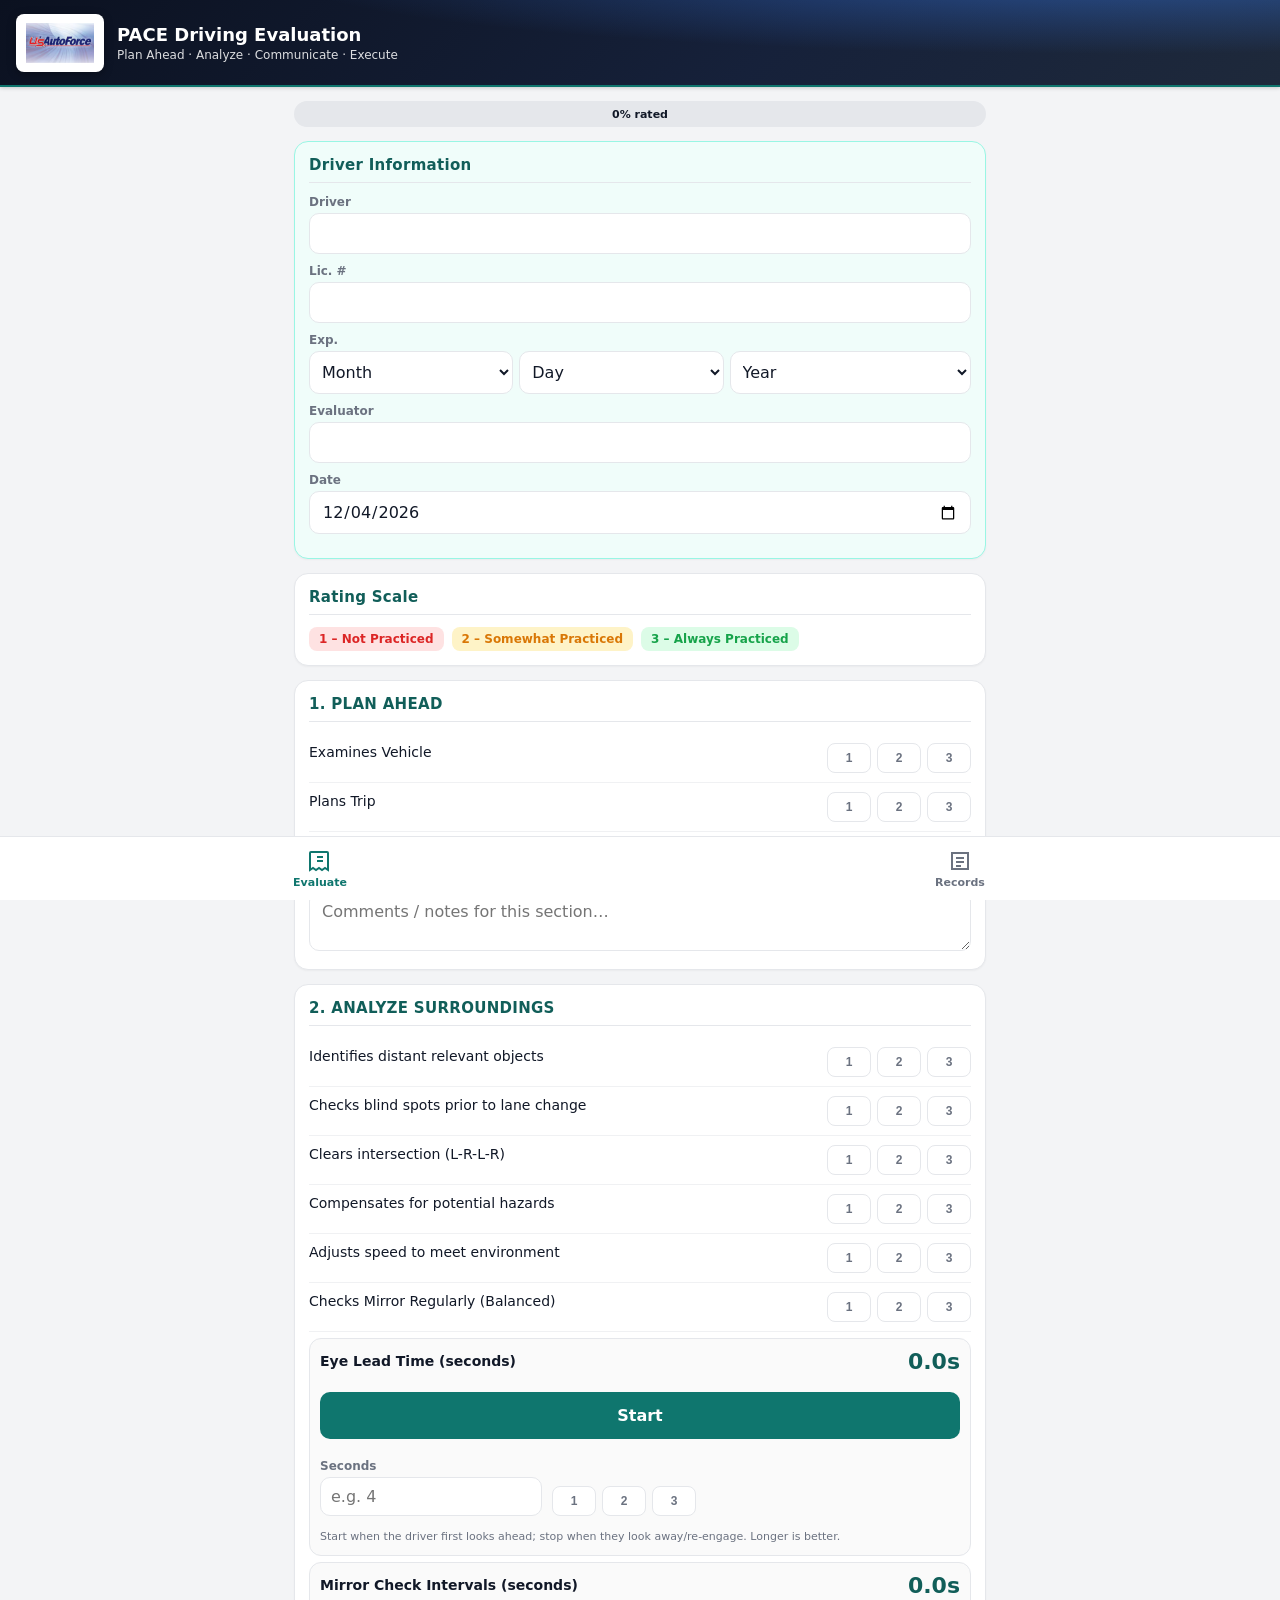
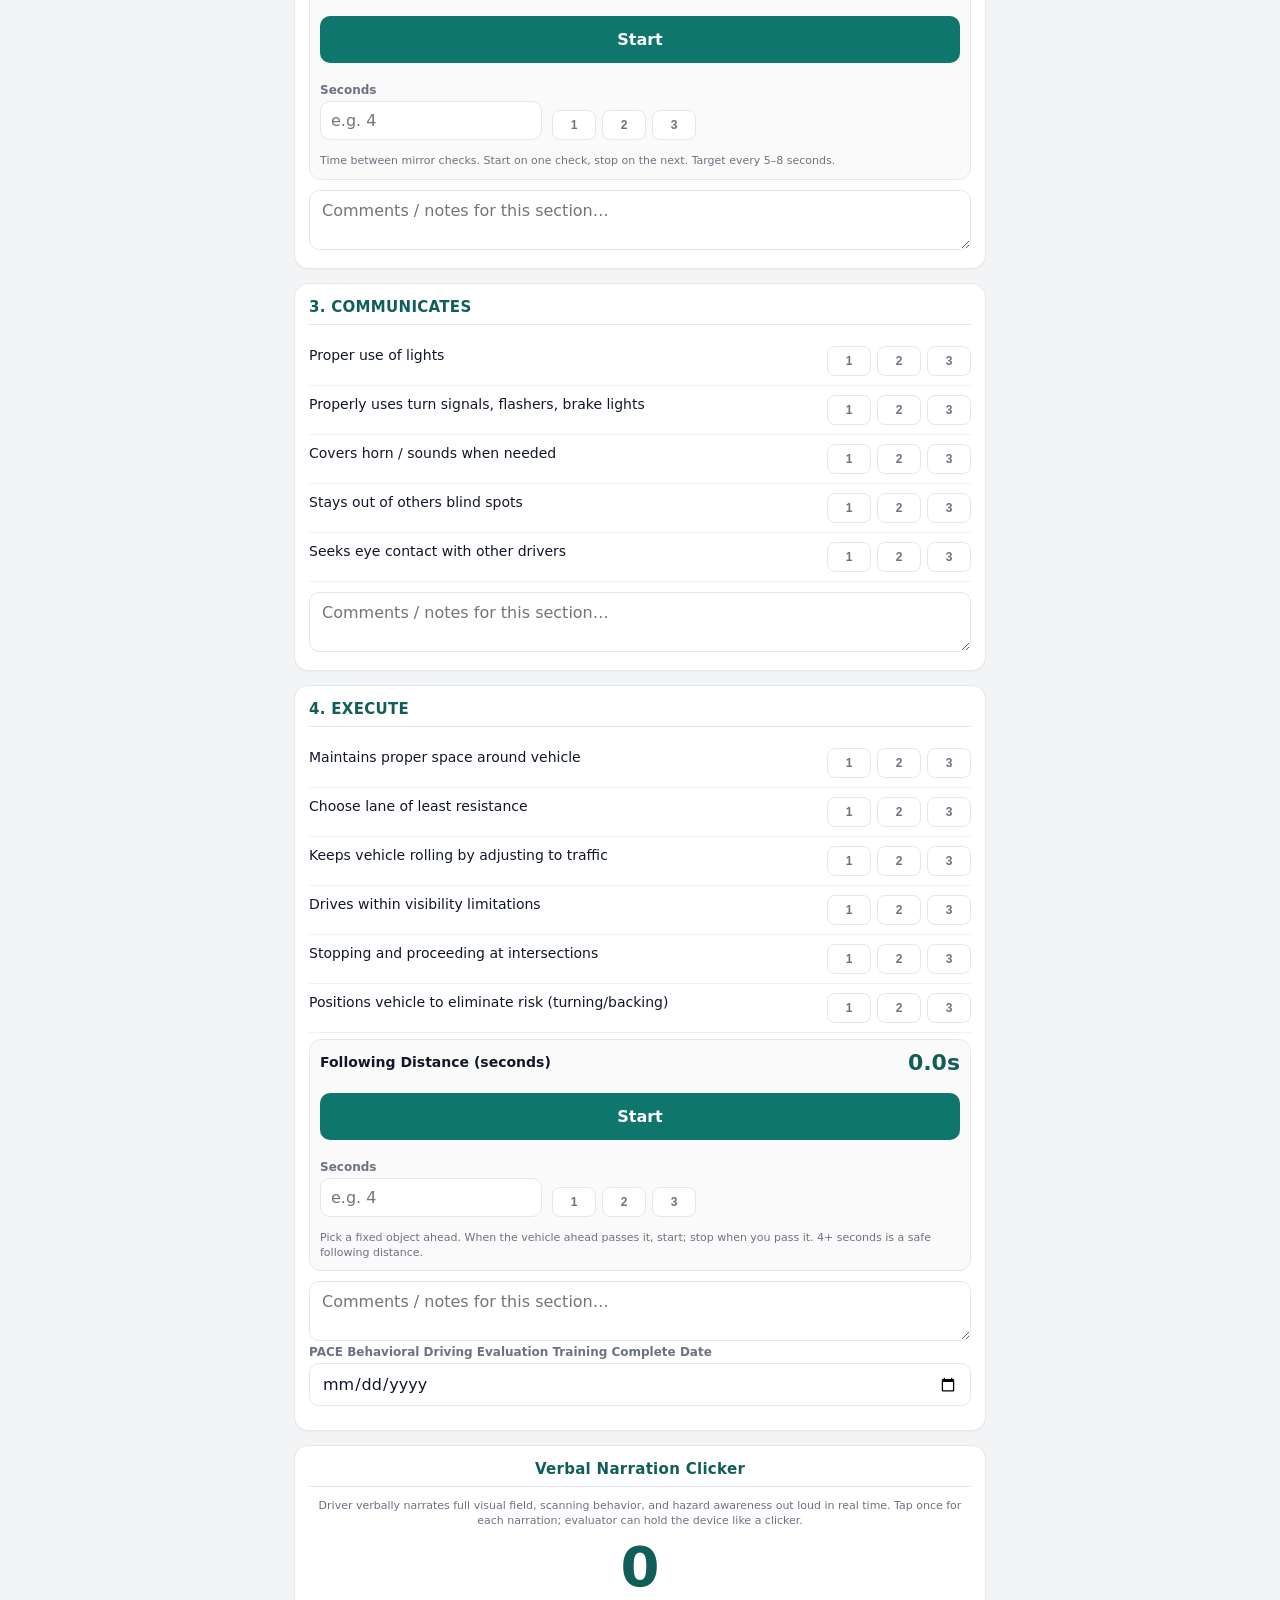
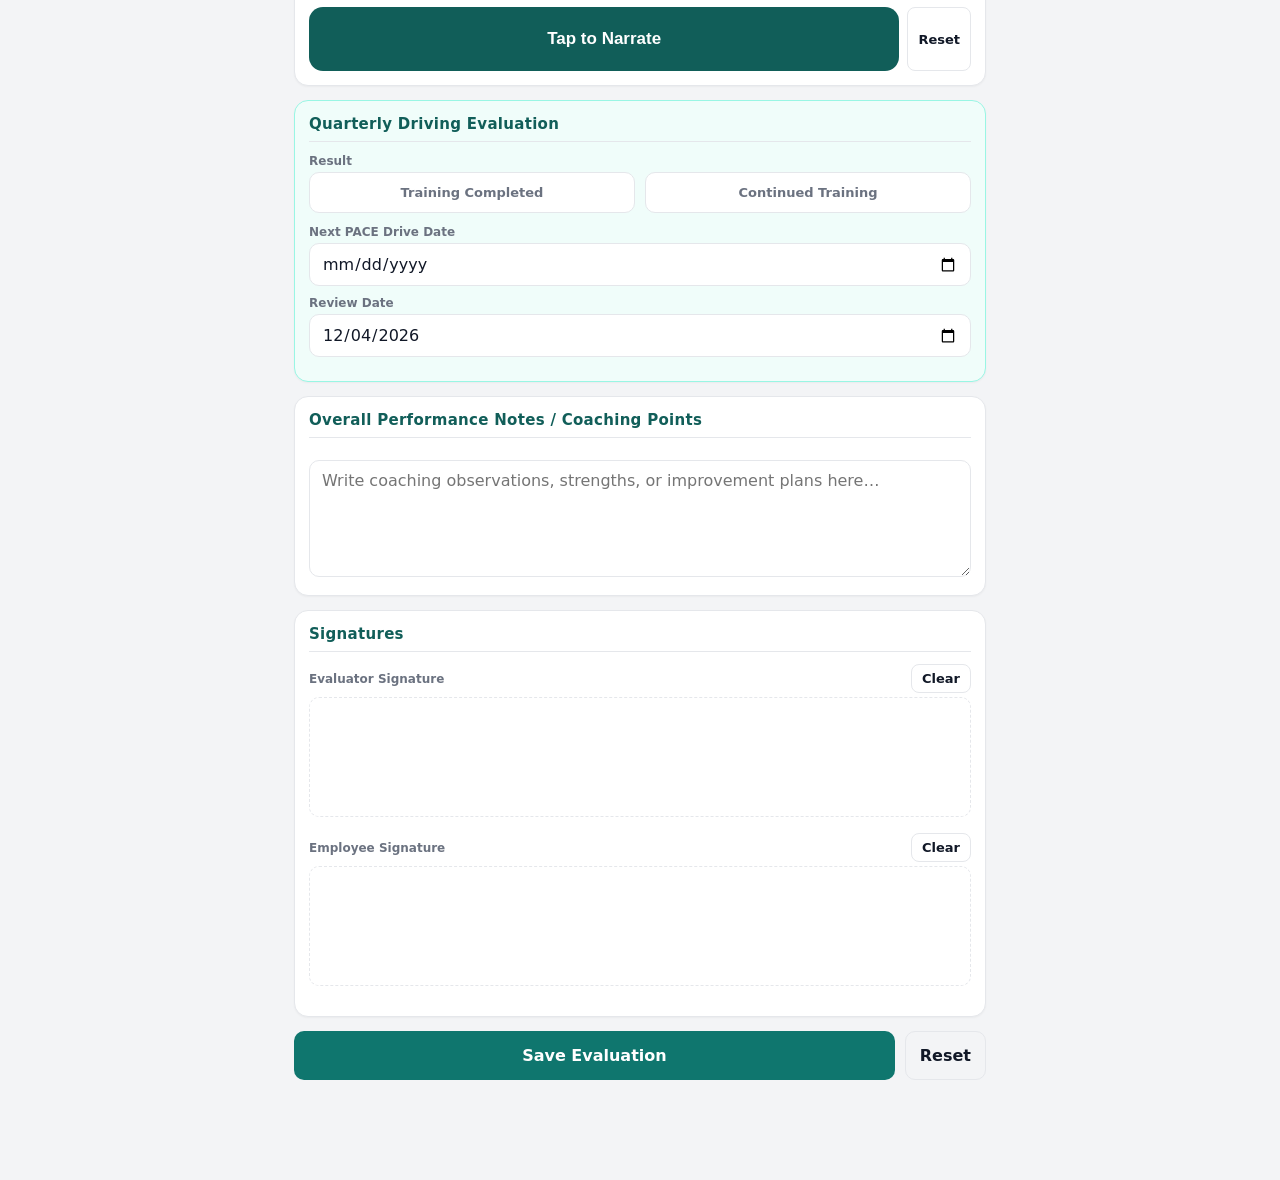
<file: index.html>
<!DOCTYPE html>
<html lang="en">
<head>
<meta charset="UTF-8">
<meta name="viewport" content="width=device-width, initial-scale=1, viewport-fit=cover">
<meta name="theme-color" content="#0f766e">
<meta name="description" content="U.S. AutoForce PACE Driving Evaluation - mobile ride-along form with built-in timers for eye lead, mirror intervals and following distance">
<meta name="mobile-web-app-capable" content="yes">
<meta name="apple-mobile-web-app-capable" content="yes">
<meta name="apple-mobile-web-app-status-bar-style" content="black-translucent">
<meta name="apple-mobile-web-app-title" content="PACE Eval">
<title>U.S. AutoForce &middot; PACE Driving Evaluation</title>
<link rel="apple-touch-startup-image" media="(device-width: 320px) and (device-height: 568px) and (-webkit-device-pixel-ratio: 2)" href="icons/splash/splash-640x1136.png">
<link rel="apple-touch-startup-image" media="(device-width: 375px) and (device-height: 667px) and (-webkit-device-pixel-ratio: 2)" href="icons/splash/splash-750x1334.png">
<link rel="apple-touch-startup-image" media="(device-width: 414px) and (device-height: 736px) and (-webkit-device-pixel-ratio: 3)" href="icons/splash/splash-1242x2208.png">
<link rel="apple-touch-startup-image" media="(device-width: 375px) and (device-height: 812px) and (-webkit-device-pixel-ratio: 3)" href="icons/splash/splash-1125x2436.png">
<link rel="apple-touch-startup-image" media="(device-width: 414px) and (device-height: 896px) and (-webkit-device-pixel-ratio: 2)" href="icons/splash/splash-828x1792.png">
<link rel="apple-touch-startup-image" media="(device-width: 390px) and (device-height: 844px) and (-webkit-device-pixel-ratio: 3)" href="icons/splash/splash-1170x2532.png">
<link rel="apple-touch-startup-image" media="(device-width: 428px) and (device-height: 926px) and (-webkit-device-pixel-ratio: 3)" href="icons/splash/splash-1284x2778.png">
<link rel="apple-touch-startup-image" media="(device-width: 393px) and (device-height: 852px) and (-webkit-device-pixel-ratio: 3)" href="icons/splash/splash-1290x2796.png">
<link rel="manifest" href="manifest.webmanifest">
<link rel="icon" href="icons/icon.svg" type="image/svg+xml">
<link rel="icon" href="icons/icon-192.png" type="image/png">
<link rel="apple-touch-icon" href="icons/icon-192.png">
<link rel="stylesheet" href="styles.css">
</head>
<body>
<header class="app-header">
  <div class="brand">
    <img src="icons/logo-tile.png" alt="U.S. AutoForce" class="brand-logo">
    <div>
      <h1>PACE Driving Evaluation</h1>
      <p>Plan Ahead &middot; Analyze &middot; Communicate &middot; Execute</p>
    </div>
  </div>
</header>

<main id="view" class="view">
  <!-- Evaluate / Records views rendered by app.js -->
</main>

<nav class="tabbar">
  <button class="tab active" data-view="evaluate" aria-label="Evaluate">
    <svg viewBox="0 0 24 24"><path d="M5 3h14a1 1 0 0 1 1 1v17l-3-2-3 2-3-2-3 2-3-2-3 2V4a1 1 0 0 1 1-1z" fill="none" stroke="currentColor" stroke-width="2"/><path d="M9 8h6M9 12h6" stroke="currentColor" stroke-width="2"/></svg>
    <span>Evaluate</span>
  </button>
  <button class="tab" data-view="records" aria-label="Records">
    <svg viewBox="0 0 24 24"><path d="M4 4h16v16H4z" fill="none" stroke="currentColor" stroke-width="2"/><path d="M8 9h8M8 13h8M8 17h5" stroke="currentColor" stroke-width="2"/></svg>
    <span>Records</span>
  </button>
</nav>

<div id="toast" class="toast" role="status"></div>

<script src="afreport.js"></script>
  <script src="app.js"></script>
</body>
</html>
</file>
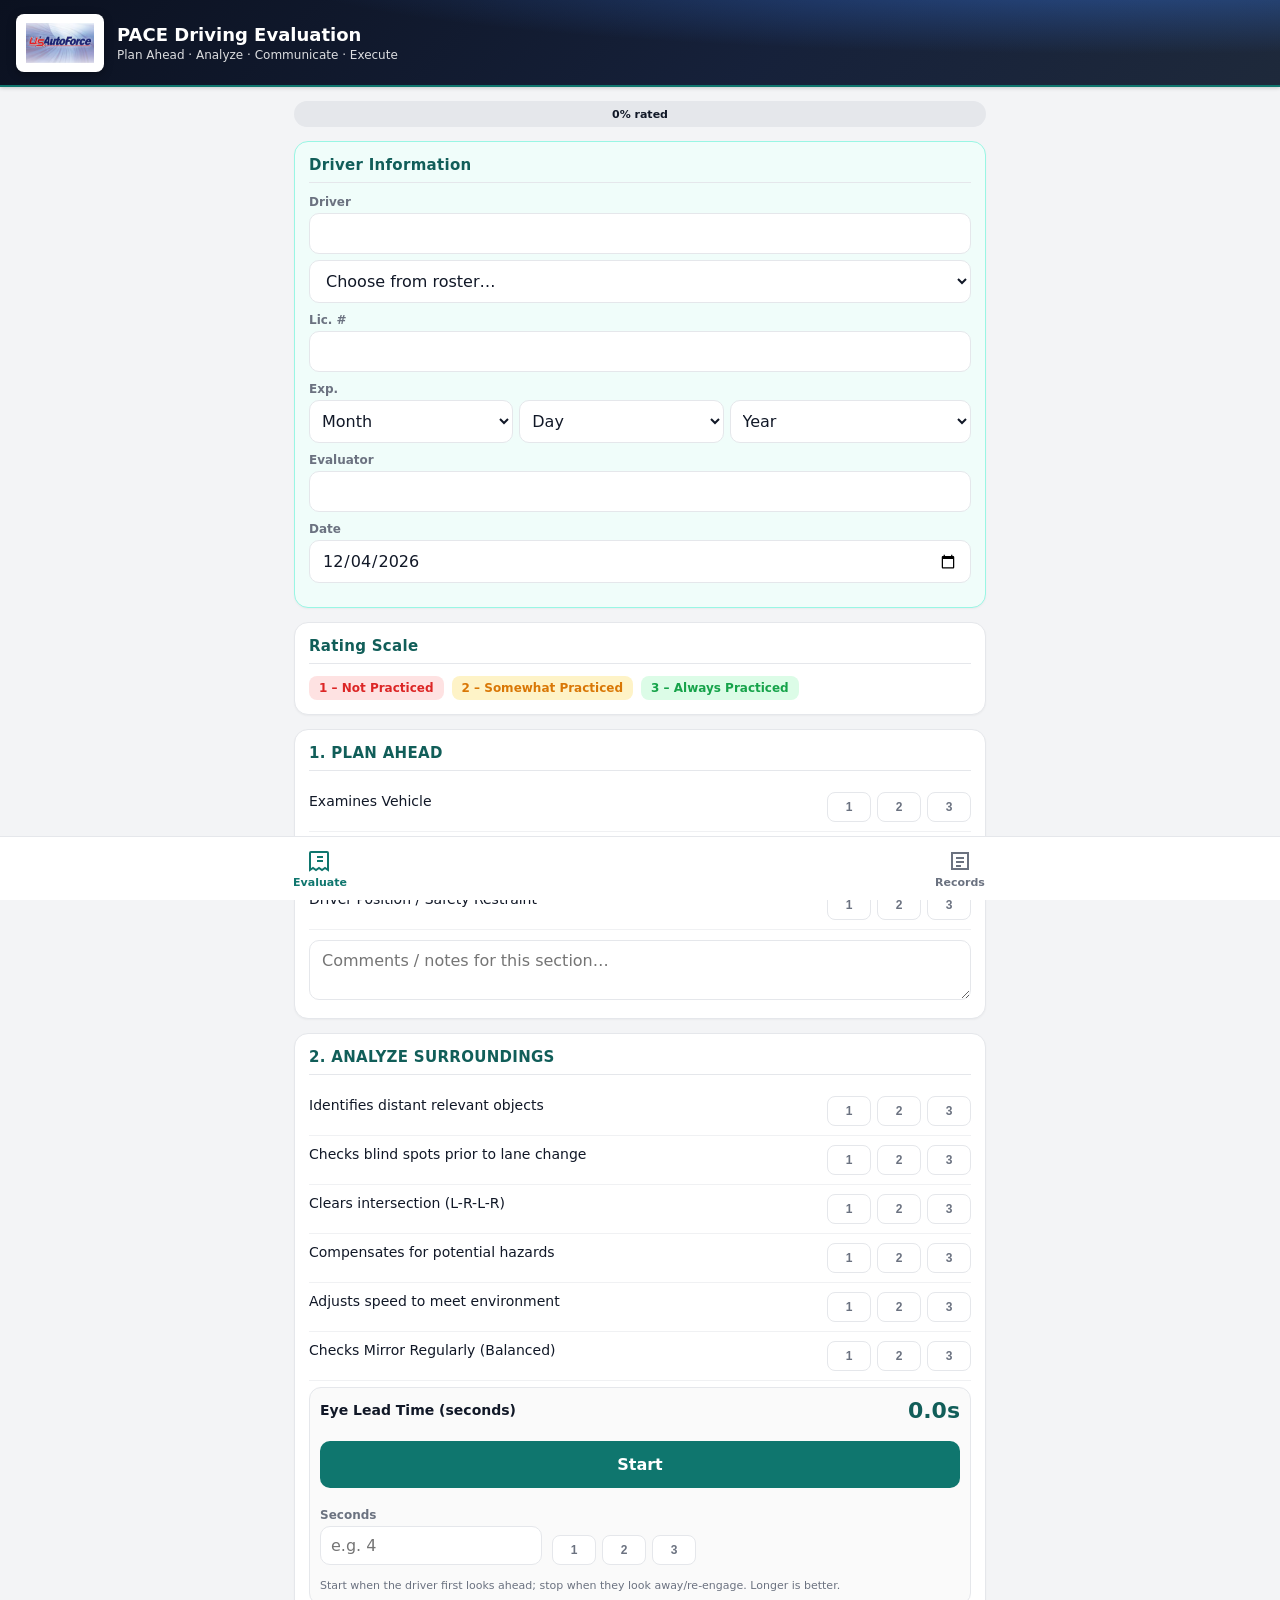
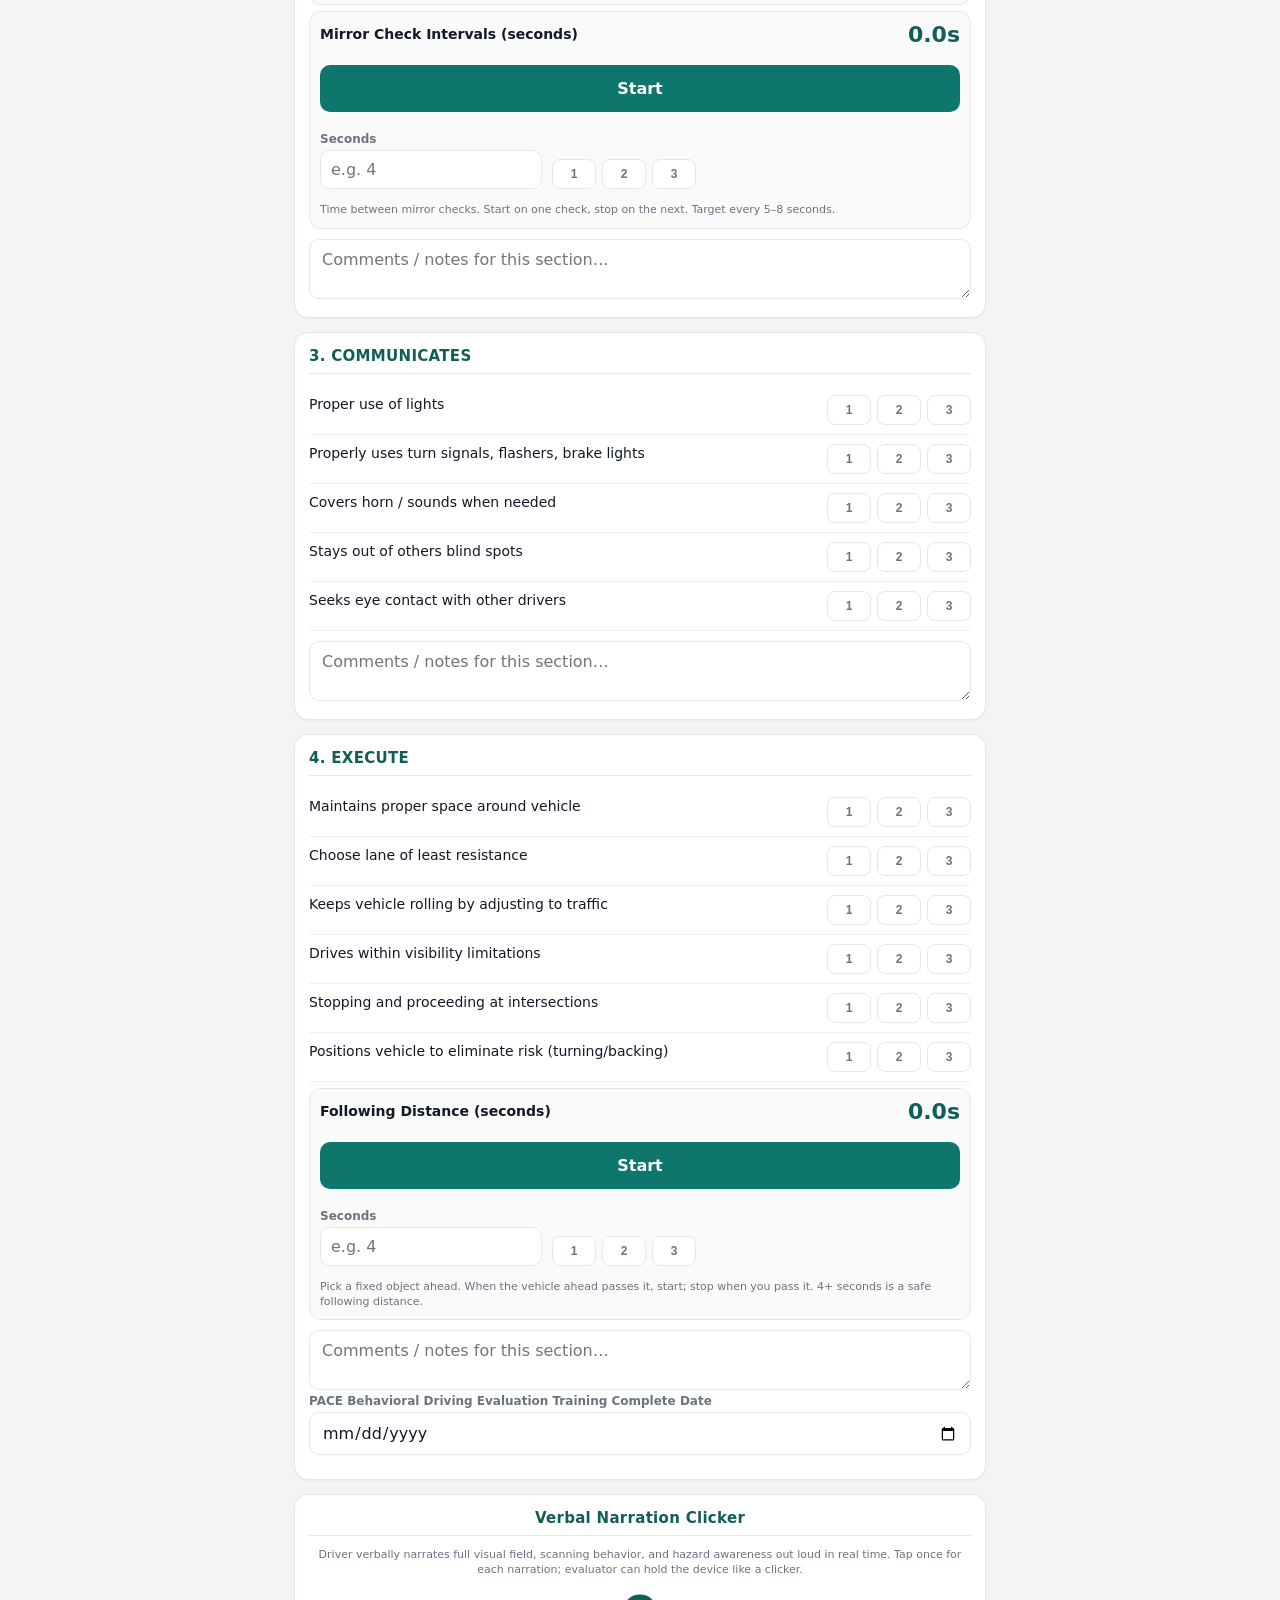
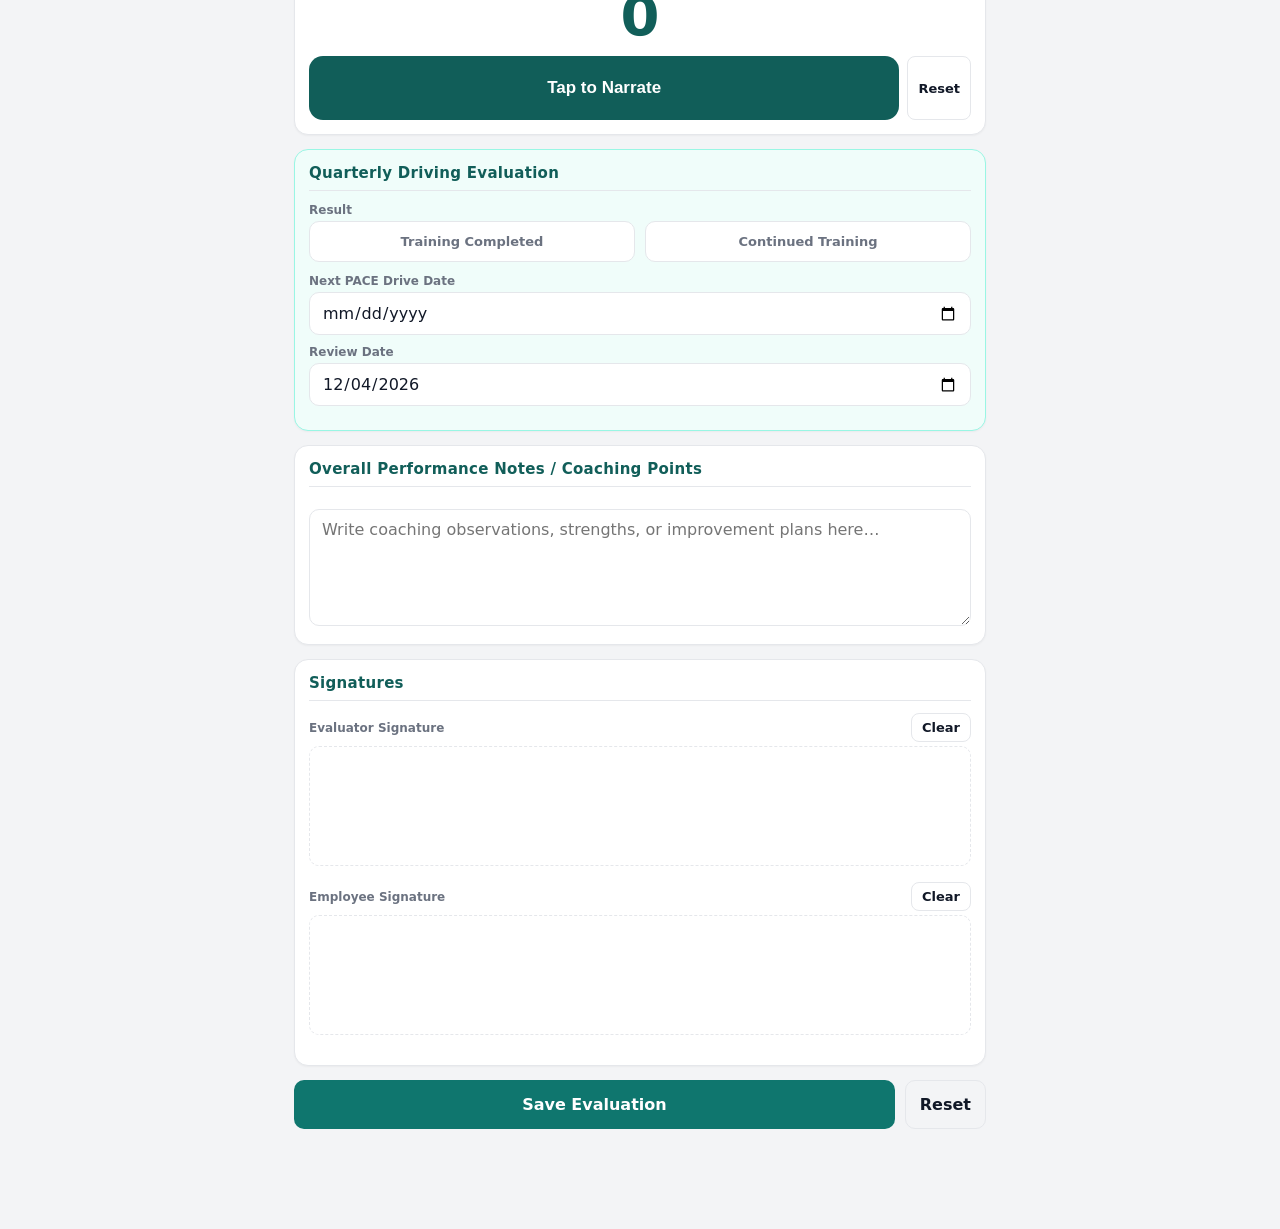
<file: demo/index.html>
<!DOCTYPE html>
<html lang="en">
<head>
<meta charset="UTF-8">
<meta name="viewport" content="width=device-width, initial-scale=1, viewport-fit=cover">
<meta name="theme-color" content="#0f766e">
<meta name="description" content="U.S. AutoForce PACE Driving Evaluation - mobile ride-along form with built-in timers for eye lead, mirror intervals and following distance">
<meta name="mobile-web-app-capable" content="yes">
<meta name="apple-mobile-web-app-capable" content="yes">
<meta name="apple-mobile-web-app-status-bar-style" content="black-translucent">
<meta name="apple-mobile-web-app-title" content="PACE Eval">
<title>U.S. AutoForce &middot; PACE Driving Evaluation</title>
<link rel="apple-touch-startup-image" media="(device-width: 320px) and (device-height: 568px) and (-webkit-device-pixel-ratio: 2)" href="icons/splash/splash-640x1136.png">
<link rel="apple-touch-startup-image" media="(device-width: 375px) and (device-height: 667px) and (-webkit-device-pixel-ratio: 2)" href="icons/splash/splash-750x1334.png">
<link rel="apple-touch-startup-image" media="(device-width: 414px) and (device-height: 736px) and (-webkit-device-pixel-ratio: 3)" href="icons/splash/splash-1242x2208.png">
<link rel="apple-touch-startup-image" media="(device-width: 375px) and (device-height: 812px) and (-webkit-device-pixel-ratio: 3)" href="icons/splash/splash-1125x2436.png">
<link rel="apple-touch-startup-image" media="(device-width: 414px) and (device-height: 896px) and (-webkit-device-pixel-ratio: 2)" href="icons/splash/splash-828x1792.png">
<link rel="apple-touch-startup-image" media="(device-width: 390px) and (device-height: 844px) and (-webkit-device-pixel-ratio: 3)" href="icons/splash/splash-1170x2532.png">
<link rel="apple-touch-startup-image" media="(device-width: 428px) and (device-height: 926px) and (-webkit-device-pixel-ratio: 3)" href="icons/splash/splash-1284x2778.png">
<link rel="apple-touch-startup-image" media="(device-width: 393px) and (device-height: 852px) and (-webkit-device-pixel-ratio: 3)" href="icons/splash/splash-1290x2796.png">
<link rel="manifest" href="manifest.webmanifest">
<link rel="icon" href="icons/icon.svg" type="image/svg+xml">
<link rel="icon" href="icons/icon-192.png" type="image/png">
<link rel="apple-touch-icon" href="icons/icon-192.png">
<link rel="stylesheet" href="styles.css">
</head>
<body>
<header class="app-header">
  <div class="brand">
    <img src="icons/logo-tile.png" alt="U.S. AutoForce" class="brand-logo">
    <div>
      <h1>PACE Driving Evaluation</h1>
      <p>Plan Ahead &middot; Analyze &middot; Communicate &middot; Execute</p>
    </div>
  </div>
</header>

<main id="view" class="view">
  <!-- Evaluate / Records views rendered by app.js -->
</main>

<nav class="tabbar">
  <button class="tab active" data-view="evaluate" aria-label="Evaluate">
    <svg viewBox="0 0 24 24"><path d="M5 3h14a1 1 0 0 1 1 1v17l-3-2-3 2-3-2-3 2-3-2-3 2V4a1 1 0 0 1 1-1z" fill="none" stroke="currentColor" stroke-width="2"/><path d="M9 8h6M9 12h6" stroke="currentColor" stroke-width="2"/></svg>
    <span>Evaluate</span>
  </button>
  <button class="tab" data-view="records" aria-label="Records">
    <svg viewBox="0 0 24 24"><path d="M4 4h16v16H4z" fill="none" stroke="currentColor" stroke-width="2"/><path d="M8 9h8M8 13h8M8 17h5" stroke="currentColor" stroke-width="2"/></svg>
    <span>Records</span>
  </button>
</nav>

<div id="toast" class="toast" role="status"></div>

<script src="afreport.js"></script>
  <script src="idbshim.js"></script>
  <script src="seed.js"></script>
  <script src="demo_click.js"></script>
  <script src="app.js"></script>
</body>
</html>
</file>
<file: styles.css>
:root {
  --teal: #0f766e;
  --teal-dark: #115e59;
  --teal-soft: #f0fdfa;
  --green: #16a34a;
  --green-soft: #dcfce7;
  --amber: #d97706;
  --amber-soft: #fef3c7;
  --red: #dc2626;
  --red-soft: #fee2e2;
  --ink: #111827;
  --muted: #6b7280;
  --line: #e5e7eb;
  --bg: #f3f4f6;
  --card: #ffffff;
  --radius: 14px;
  --safe-bottom: env(safe-area-inset-bottom, 0px);
}

* { box-sizing: border-box; }

html, body {
  margin: 0;
  padding: 0;
  background: var(--bg);
  color: var(--ink);
  font-family: system-ui, -apple-system, "Segoe UI", Roboto, sans-serif;
  -webkit-tap-highlight-color: transparent;
}

body { padding-bottom: calc(76px + var(--safe-bottom)); }

.app-header {
  position: sticky;
  top: 0;
  z-index: 10;
  background:
    radial-gradient(120% 170% at 88% -30%, rgba(59,130,246,.45) 0%, rgba(59,130,246,0) 55%),
    linear-gradient(135deg, #0b1120 0%, #16213a 60%, #1e293b 100%);
  color: #fff;
  padding: calc(14px + env(safe-area-inset-top, 0px)) 16px 13px;
  border-bottom: 2px solid var(--teal);
  box-shadow: 0 1px 4px rgba(0,0,0,.18);
}
.brand { display: flex; align-items: center; gap: 13px; }
.brand-logo { width: 88px; height: 58px; border-radius: 8px; background: #fff; box-shadow: 0 2px 8px rgba(0,0,0,.35); }
.brand h1 { margin: 0; font-size: 18px; line-height: 1.2; }
.brand p { margin: 2px 0 0; font-size: 12px; opacity: .85; }

.view { max-width: 720px; margin: 0 auto; padding: 14px 14px 24px; }

.card {
  background: var(--card);
  border: 1px solid var(--line);
  border-radius: var(--radius);
  padding: 14px;
  margin-bottom: 14px;
  box-shadow: 0 1px 2px rgba(0,0,0,.04);
}
.card-title {
  margin: 0 0 12px;
  font-size: 15px;
  letter-spacing: .02em;
  color: var(--teal-dark);
  border-bottom: 1px solid var(--line);
  padding-bottom: 8px;
}
.info-card { background: var(--teal-soft); border-color: #99f6e4; }

.field { display: block; margin-bottom: 10px; }
.field-label { display: block; font-size: 12px; font-weight: 600; color: var(--muted); margin-bottom: 4px; }

/* ---------- Roster name pull-down + roster info summary ---------- */
.roster-pick { margin-top: 6px; }

/* Read-only summary of what the shared roster knows about the chosen driver —
   hire date, licence #, licence / med-card expirations, warehouse, trainer. */
.roster-info {
  margin-top: 7px; padding: 7px 9px; border: 1px dashed var(--line); border-radius: 8px;
  background: rgba(15, 118, 110, .05); font-size: 11.5px; color: var(--muted);
  line-height: 1.5; overflow-wrap: anywhere;
}
.roster-info b { color: var(--ink); }

/* Month / Day / Year dropdowns — work on every device, unlike the native
   calendar's year control on some phones and installed web apps. */
.dt-row { display: flex; gap: 6px; }
.dt-row select { flex: 1 1 0; min-width: 0; width: auto; padding-left: 8px; padding-right: 8px; }
.dt-row .dt-y { flex: 1.2 1 0; }
input, select, textarea {
  width: 100%;
  font: inherit;
  color: var(--ink);
  background: #fff;
  border: 1px solid var(--line);
  border-radius: 10px;
  padding: 10px 12px;
}
input:focus, select:focus, textarea:focus {
  outline: 2px solid var(--teal);
  outline-offset: 1px;
  border-color: var(--teal);
}
textarea.notes { resize: vertical; margin-top: 10px; }
textarea.overall { min-height: 110px; }

/* legend */
.legend { display: flex; gap: 8px; flex-wrap: wrap; }
.legend span { font-size: 12px; font-weight: 600; padding: 5px 10px; border-radius: 8px; }
.legend .l1 { background: var(--red-soft); color: var(--red); }
.legend .l2 { background: var(--amber-soft); color: var(--amber); }
.legend .l3 { background: var(--green-soft); color: var(--green); }

/* items */
.item {
  display: flex;
  align-items: flex-start;
  justify-content: space-between;
  gap: 10px;
  padding: 9px 0;
  border-bottom: 1px solid #f0f1f3;
}
.item-label { font-size: 14px; line-height: 1.35; flex: 1; }
.rating { display: flex; gap: 6px; flex-shrink: 0; }
.rate {
  border: 1.5px solid var(--line);
  background: #fff;
  border-radius: 8px;
  font-size: 12px;
  font-weight: 700;
  padding: 7px 11px;
  cursor: pointer;
  min-width: 44px;
  color: var(--muted);
}
.rate.r1.on { background: var(--red-soft); border-color: var(--red); color: var(--red); }
.rate.r2.on { background: var(--amber-soft); border-color: var(--amber); color: var(--amber); }
.rate.r3.on { background: var(--green-soft); border-color: var(--green); color: var(--green); }

/* timed items / stopwatch */
.item.timed { flex-direction: column; background: #fafafa; border: 1px solid var(--line); border-radius: 12px; padding: 10px; margin-top: 6px; }
.timed-main { display: flex; align-items: center; justify-content: space-between; gap: 10px; width: 100%; }
.timed-main .item-label { flex: 1; font-weight: 600; }
.timed-read {
  font-size: 22px;
  font-weight: 800;
  font-variant-numeric: tabular-nums;
  color: var(--teal-dark);
  min-width: 76px;
  text-align: right;
}
.timed-read.running { color: var(--red); }
.timer-btn {
  width: 100%;
  margin-top: 8px;
  border: none;
  border-radius: 10px;
  padding: 14px;
  font: inherit;
  font-size: 16px;
  font-weight: 700;
  background: var(--teal);
  color: #fff;
  cursor: pointer;
}
.timer-btn.running { background: var(--red); }
.timer-btn:active { opacity: .85; }
.timed-foot {
  display: flex;
  align-items: flex-end;
  justify-content: space-between;
  gap: 10px;
  margin-top: 10px;
}
.timed-sec { flex: 1; }
.timed-sec input { padding: 9px 10px; }
.timed-note { font-size: 11px; color: var(--muted); margin: 4px 0 0; line-height: 1.35; }

.clicker-card { text-align: center; }
.clicker-count {
  font-size: 56px; font-weight: 800; line-height: 1;
  color: var(--teal-dark); margin: 10px 0 12px;
  font-variant-numeric: tabular-nums;
}
.clicker-row { display: flex; gap: 8px; }
.clicker-btn {
  flex: 1; padding: 22px 12px; border: none; border-radius: 14px;
  background: var(--teal-dark); color: #fff;
  font-size: 17px; font-weight: 800; cursor: pointer;
  -webkit-tap-highlight-color: transparent;
}
.clicker-btn:active { opacity: .85; }
.clicker-row .btn { flex: 0 0 auto; }

/* progress */
.progress {
  position: relative;
  height: 26px;
  background: var(--line);
  border-radius: 999px;
  margin-bottom: 14px;
  overflow: hidden;
}
.progress-fill {
  height: 100%;
  background: linear-gradient(90deg, var(--teal), #14b8a6);
  transition: width .25s ease;
}
.progress span {
  position: absolute;
  inset: 0;
  display: flex;
  align-items: center;
  justify-content: center;
  font-size: 11px;
  font-weight: 700;
  color: var(--ink);
}

/* signature */
.sigpad-wrap { margin: 12px 0; }
.sigpad {
  width: 100%;
  height: 120px;
  border: 1.5px dashed var(--line);
  border-radius: 10px;
  background: #fff;
  touch-action: none;
}
.sigpad-bar {
  display: flex;
  justify-content: space-between;
  align-items: center;
  margin-bottom: 4px;
}
.sigpad-label { font-size: 12px; font-weight: 600; color: var(--muted); }

/* buttons */
.btn {
  font: inherit;
  font-weight: 600;
  border: none;
  border-radius: 10px;
  padding: 10px 14px;
  cursor: pointer;
  background: var(--line);
  color: var(--ink);
}
.btn.primary { background: var(--teal); color: #fff; }
.btn.primary:active { background: var(--teal-dark); }
.btn.ghost { background: transparent; border: 1.5px solid var(--line); }
.btn.danger { color: var(--red); border-color: var(--red); }
.btn.primary-outline { color: var(--teal); border-color: var(--teal); }
.btn.small { padding: 6px 10px; font-size: 13px; border-radius: 8px; }
.btn.big { font-size: 16px; padding: 14px; }
.actions { display: grid; grid-template-columns: 1fr auto; gap: 10px; margin-top: 4px; }

/* quarterly decision card */
.decision-card { background: var(--teal-soft); border-color: #99f6e4; }
.toggle-row { display: flex; gap: 10px; margin: 4px 0 12px; }
.toggle {
  flex: 1;
  border: 1.5px solid var(--line);
  background: #fff;
  border-radius: 10px;
  padding: 12px 10px;
  font: inherit;
  font-size: 13px;
  font-weight: 700;
  cursor: pointer;
  color: var(--muted);
}
.toggle.on { border-color: var(--teal); color: var(--teal); background: var(--teal-soft); }

/* tab bar */
.tabbar {
  position: fixed;
  bottom: 0;
  left: 0;
  right: 0;
  height: calc(64px + var(--safe-bottom));
  padding-bottom: var(--safe-bottom);
  background: #fff;
  border-top: 1px solid var(--line);
  display: flex;
  z-index: 20;
}
.tab {
  flex: 1;
  display: flex;
  flex-direction: column;
  align-items: center;
  justify-content: center;
  gap: 3px;
  background: none;
  border: none;
  font: inherit;
  font-size: 11px;
  font-weight: 600;
  color: var(--muted);
  cursor: pointer;
}
.tab svg { width: 24px; height: 24px; }
.tab.active { color: var(--teal); }

/* records */
.page-head { display: flex; align-items: center; justify-content: space-between; gap: 10px; margin-bottom: 12px; flex-wrap: wrap; }
.page-title { margin: 0; font-size: 18px; color: var(--teal-dark); }
.empty {
  background: var(--card);
  border: 1px dashed var(--line);
  border-radius: var(--radius);
  padding: 30px 16px;
  text-align: center;
  color: var(--muted);
  font-size: 14px;
}
.rec { padding: 12px; }
.rec-main { display: flex; flex-wrap: wrap; align-items: center; gap: 8px; }
.rec-name { font-weight: 700; font-size: 15px; }
.rec-meta { color: var(--muted); font-size: 13px; }
.badge { font-size: 11px; font-weight: 700; padding: 3px 8px; border-radius: 999px; }
.bad-ok { background: var(--green-soft); color: var(--green); }
.bad-ni { background: var(--red-soft); color: var(--red); }
.rec-actions { display: flex; gap: 8px; margin-top: 10px; flex-wrap: wrap; }

/* report view */
.backbar { display: flex; align-items: center; gap: 10px; margin-bottom: 12px; }
.report { background: #fff; border: 1px solid var(--line); border-radius: var(--radius); padding: 18px; }
.report h2 { margin: 0 0 4px; font-size: 18px; color: var(--teal-dark); }
.report .rsub { margin: 0 0 14px; font-size: 13px; color: var(--muted); }
.rtbl { width: 100%; border-collapse: collapse; margin-bottom: 16px; }
.rtbl th, .rtbl td { text-align: left; padding: 7px 8px; border-bottom: 1px solid var(--line); font-size: 13.5px; vertical-align: top; }
.rtbl th { color: var(--muted); font-size: 11.5px; text-transform: uppercase; letter-spacing: .03em; }
.rsec { margin-bottom: 12px; }
.rsec h3 { margin: 0 0 6px; font-size: 14px; color: var(--teal-dark); }
.rsec p { margin: 0; font-size: 13.5px; }
.rfoot { display: grid; grid-template-columns: 1fr 1fr; gap: 14px; margin-top: 18px; }
.sigbox { border-top: 1.5px solid var(--line); padding-top: 6px; font-size: 12px; color: var(--muted); }
.sigbox img { display: block; width: 100%; max-height: 90px; object-fit: contain; margin-bottom: 4px; }
.sigbox.ns { border-top-style: dashed; color: var(--muted); }
.foot { display: flex; justify-content: space-between; gap: 10px; margin-top: 18px; color: var(--muted); font-size: 12px; }

/* toast */
.toast {
  position: fixed;
  left: 50%;
  bottom: calc(84px + var(--safe-bottom));
  transform: translateX(-50%) translateY(20px);
  background: #111827;
  color: #fff;
  padding: 10px 18px;
  border-radius: 999px;
  font-size: 14px;
  opacity: 0;
  pointer-events: none;
  transition: opacity .2s, transform .2s;
  z-index: 30;
  max-width: 90vw;
  text-align: center;
}
.toast.show { opacity: 1; transform: translateX(-50%) translateY(0); }

@media (prefers-color-scheme: dark) {
  :root {
    --teal: #14b8a6;
    --teal-dark: #2dd4bf;
    --teal-soft: #052e2b;
    --green: #4ade80;
    --green-soft: #052e16;
    --amber: #fbbf24;
    --amber-soft: #451a03;
    --red: #f87171;
    --red-soft: #450a0a;
    --ink: #f3f4f6;
    --muted: #9ca3af;
    --line: #1f2937;
    --bg: #0b1220;
    --card: #111827;
  }
  input, select, textarea { background: #0b1220; }
  .btn { background: #1f2937; }
  .item { border-bottom-color: #1f2937; }
  .item.timed { background: #0f1a2e; }
  .rate { background: #0b1220; }
  .sigpad { background: #0b1220; }
  .tabbar { background: #0b1220; }
  .report { background: #111827; }
  .toggle { background: #0b1220; }
  .info-card, .decision-card { background: #052e2b; border-color: #115e59; }
  .qsel-select, .sc-sel select { background: #0b1220; }
}

/* ---------- Auto-backup toggle ---------- */
.ab-toggle {
  display: flex; align-items: flex-start; gap: 10px;
  margin: 4px 0 10px; padding: 10px 12px;
  border: 1.5px solid var(--line, #e3e6ef); border-radius: 10px;
  background: rgba(15, 118, 110, .06);
  cursor: pointer;
}
.ab-ck { width: 22px; height: 22px; flex: none; margin-top: 1px; }
.ab-txt { display: flex; flex-direction: column; gap: 2px; }
.ab-title { font-size: 13px; font-weight: 700; }
.ab-txt .sub { font-size: 12px; opacity: .75; margin: 0; }
</file>
<file: demo/styles.css>
:root {
  --teal: #0f766e;
  --teal-dark: #115e59;
  --teal-soft: #f0fdfa;
  --green: #16a34a;
  --green-soft: #dcfce7;
  --amber: #d97706;
  --amber-soft: #fef3c7;
  --red: #dc2626;
  --red-soft: #fee2e2;
  --ink: #111827;
  --muted: #6b7280;
  --line: #e5e7eb;
  --bg: #f3f4f6;
  --card: #ffffff;
  --radius: 14px;
  --safe-bottom: env(safe-area-inset-bottom, 0px);
}

* { box-sizing: border-box; }

html, body {
  margin: 0;
  padding: 0;
  background: var(--bg);
  color: var(--ink);
  font-family: system-ui, -apple-system, "Segoe UI", Roboto, sans-serif;
  -webkit-tap-highlight-color: transparent;
}

body { padding-bottom: calc(76px + var(--safe-bottom)); }

.app-header {
  position: sticky;
  top: 0;
  z-index: 10;
  background:
    radial-gradient(120% 170% at 88% -30%, rgba(59,130,246,.45) 0%, rgba(59,130,246,0) 55%),
    linear-gradient(135deg, #0b1120 0%, #16213a 60%, #1e293b 100%);
  color: #fff;
  padding: calc(14px + env(safe-area-inset-top, 0px)) 16px 13px;
  border-bottom: 2px solid var(--teal);
  box-shadow: 0 1px 4px rgba(0,0,0,.18);
}
.brand { display: flex; align-items: center; gap: 13px; }
.brand-logo { width: 88px; height: 58px; border-radius: 8px; background: #fff; box-shadow: 0 2px 8px rgba(0,0,0,.35); }
.brand h1 { margin: 0; font-size: 18px; line-height: 1.2; }
.brand p { margin: 2px 0 0; font-size: 12px; opacity: .85; }

.view { max-width: 720px; margin: 0 auto; padding: 14px 14px 24px; }

.card {
  background: var(--card);
  border: 1px solid var(--line);
  border-radius: var(--radius);
  padding: 14px;
  margin-bottom: 14px;
  box-shadow: 0 1px 2px rgba(0,0,0,.04);
}
.card-title {
  margin: 0 0 12px;
  font-size: 15px;
  letter-spacing: .02em;
  color: var(--teal-dark);
  border-bottom: 1px solid var(--line);
  padding-bottom: 8px;
}
.info-card { background: var(--teal-soft); border-color: #99f6e4; }

.field { display: block; margin-bottom: 10px; }
.field-label { display: block; font-size: 12px; font-weight: 600; color: var(--muted); margin-bottom: 4px; }

/* ---------- Roster name pull-down + roster info summary ---------- */
.roster-pick { margin-top: 6px; }

/* Read-only summary of what the shared roster knows about the chosen driver —
   hire date, licence #, licence / med-card expirations, warehouse, trainer. */
.roster-info {
  margin-top: 7px; padding: 7px 9px; border: 1px dashed var(--line); border-radius: 8px;
  background: rgba(15, 118, 110, .05); font-size: 11.5px; color: var(--muted);
  line-height: 1.5; overflow-wrap: anywhere;
}
.roster-info b { color: var(--ink); }

/* Month / Day / Year dropdowns — work on every device, unlike the native
   calendar's year control on some phones and installed web apps. */
.dt-row { display: flex; gap: 6px; }
.dt-row select { flex: 1 1 0; min-width: 0; width: auto; padding-left: 8px; padding-right: 8px; }
.dt-row .dt-y { flex: 1.2 1 0; }
input, select, textarea {
  width: 100%;
  font: inherit;
  color: var(--ink);
  background: #fff;
  border: 1px solid var(--line);
  border-radius: 10px;
  padding: 10px 12px;
}
input:focus, select:focus, textarea:focus {
  outline: 2px solid var(--teal);
  outline-offset: 1px;
  border-color: var(--teal);
}
textarea.notes { resize: vertical; margin-top: 10px; }
textarea.overall { min-height: 110px; }

/* legend */
.legend { display: flex; gap: 8px; flex-wrap: wrap; }
.legend span { font-size: 12px; font-weight: 600; padding: 5px 10px; border-radius: 8px; }
.legend .l1 { background: var(--red-soft); color: var(--red); }
.legend .l2 { background: var(--amber-soft); color: var(--amber); }
.legend .l3 { background: var(--green-soft); color: var(--green); }

/* items */
.item {
  display: flex;
  align-items: flex-start;
  justify-content: space-between;
  gap: 10px;
  padding: 9px 0;
  border-bottom: 1px solid #f0f1f3;
}
.item-label { font-size: 14px; line-height: 1.35; flex: 1; }
.rating { display: flex; gap: 6px; flex-shrink: 0; }
.rate {
  border: 1.5px solid var(--line);
  background: #fff;
  border-radius: 8px;
  font-size: 12px;
  font-weight: 700;
  padding: 7px 11px;
  cursor: pointer;
  min-width: 44px;
  color: var(--muted);
}
.rate.r1.on { background: var(--red-soft); border-color: var(--red); color: var(--red); }
.rate.r2.on { background: var(--amber-soft); border-color: var(--amber); color: var(--amber); }
.rate.r3.on { background: var(--green-soft); border-color: var(--green); color: var(--green); }

/* timed items / stopwatch */
.item.timed { flex-direction: column; background: #fafafa; border: 1px solid var(--line); border-radius: 12px; padding: 10px; margin-top: 6px; }
.timed-main { display: flex; align-items: center; justify-content: space-between; gap: 10px; width: 100%; }
.timed-main .item-label { flex: 1; font-weight: 600; }
.timed-read {
  font-size: 22px;
  font-weight: 800;
  font-variant-numeric: tabular-nums;
  color: var(--teal-dark);
  min-width: 76px;
  text-align: right;
}
.timed-read.running { color: var(--red); }
.timer-btn {
  width: 100%;
  margin-top: 8px;
  border: none;
  border-radius: 10px;
  padding: 14px;
  font: inherit;
  font-size: 16px;
  font-weight: 700;
  background: var(--teal);
  color: #fff;
  cursor: pointer;
}
.timer-btn.running { background: var(--red); }
.timer-btn:active { opacity: .85; }
.timed-foot {
  display: flex;
  align-items: flex-end;
  justify-content: space-between;
  gap: 10px;
  margin-top: 10px;
}
.timed-sec { flex: 1; }
.timed-sec input { padding: 9px 10px; }
.timed-note { font-size: 11px; color: var(--muted); margin: 4px 0 0; line-height: 1.35; }

.clicker-card { text-align: center; }
.clicker-count {
  font-size: 56px; font-weight: 800; line-height: 1;
  color: var(--teal-dark); margin: 10px 0 12px;
  font-variant-numeric: tabular-nums;
}
.clicker-row { display: flex; gap: 8px; }
.clicker-btn {
  flex: 1; padding: 22px 12px; border: none; border-radius: 14px;
  background: var(--teal-dark); color: #fff;
  font-size: 17px; font-weight: 800; cursor: pointer;
  -webkit-tap-highlight-color: transparent;
}
.clicker-btn:active { opacity: .85; }
.clicker-row .btn { flex: 0 0 auto; }

/* progress */
.progress {
  position: relative;
  height: 26px;
  background: var(--line);
  border-radius: 999px;
  margin-bottom: 14px;
  overflow: hidden;
}
.progress-fill {
  height: 100%;
  background: linear-gradient(90deg, var(--teal), #14b8a6);
  transition: width .25s ease;
}
.progress span {
  position: absolute;
  inset: 0;
  display: flex;
  align-items: center;
  justify-content: center;
  font-size: 11px;
  font-weight: 700;
  color: var(--ink);
}

/* signature */
.sigpad-wrap { margin: 12px 0; }
.sigpad {
  width: 100%;
  height: 120px;
  border: 1.5px dashed var(--line);
  border-radius: 10px;
  background: #fff;
  touch-action: none;
}
.sigpad-bar {
  display: flex;
  justify-content: space-between;
  align-items: center;
  margin-bottom: 4px;
}
.sigpad-label { font-size: 12px; font-weight: 600; color: var(--muted); }

/* buttons */
.btn {
  font: inherit;
  font-weight: 600;
  border: none;
  border-radius: 10px;
  padding: 10px 14px;
  cursor: pointer;
  background: var(--line);
  color: var(--ink);
}
.btn.primary { background: var(--teal); color: #fff; }
.btn.primary:active { background: var(--teal-dark); }
.btn.ghost { background: transparent; border: 1.5px solid var(--line); }
.btn.danger { color: var(--red); border-color: var(--red); }
.btn.primary-outline { color: var(--teal); border-color: var(--teal); }
.btn.small { padding: 6px 10px; font-size: 13px; border-radius: 8px; }
.btn.big { font-size: 16px; padding: 14px; }
.actions { display: grid; grid-template-columns: 1fr auto; gap: 10px; margin-top: 4px; }

/* quarterly decision card */
.decision-card { background: var(--teal-soft); border-color: #99f6e4; }
.toggle-row { display: flex; gap: 10px; margin: 4px 0 12px; }
.toggle {
  flex: 1;
  border: 1.5px solid var(--line);
  background: #fff;
  border-radius: 10px;
  padding: 12px 10px;
  font: inherit;
  font-size: 13px;
  font-weight: 700;
  cursor: pointer;
  color: var(--muted);
}
.toggle.on { border-color: var(--teal); color: var(--teal); background: var(--teal-soft); }

/* tab bar */
.tabbar {
  position: fixed;
  bottom: 0;
  left: 0;
  right: 0;
  height: calc(64px + var(--safe-bottom));
  padding-bottom: var(--safe-bottom);
  background: #fff;
  border-top: 1px solid var(--line);
  display: flex;
  z-index: 20;
}
.tab {
  flex: 1;
  display: flex;
  flex-direction: column;
  align-items: center;
  justify-content: center;
  gap: 3px;
  background: none;
  border: none;
  font: inherit;
  font-size: 11px;
  font-weight: 600;
  color: var(--muted);
  cursor: pointer;
}
.tab svg { width: 24px; height: 24px; }
.tab.active { color: var(--teal); }

/* records */
.page-head { display: flex; align-items: center; justify-content: space-between; gap: 10px; margin-bottom: 12px; flex-wrap: wrap; }
.page-title { margin: 0; font-size: 18px; color: var(--teal-dark); }
.empty {
  background: var(--card);
  border: 1px dashed var(--line);
  border-radius: var(--radius);
  padding: 30px 16px;
  text-align: center;
  color: var(--muted);
  font-size: 14px;
}
.rec { padding: 12px; }
.rec-main { display: flex; flex-wrap: wrap; align-items: center; gap: 8px; }
.rec-name { font-weight: 700; font-size: 15px; }
.rec-meta { color: var(--muted); font-size: 13px; }
.badge { font-size: 11px; font-weight: 700; padding: 3px 8px; border-radius: 999px; }
.bad-ok { background: var(--green-soft); color: var(--green); }
.bad-ni { background: var(--red-soft); color: var(--red); }
.rec-actions { display: flex; gap: 8px; margin-top: 10px; flex-wrap: wrap; }

/* report view */
.backbar { display: flex; align-items: center; gap: 10px; margin-bottom: 12px; }
.report { background: #fff; border: 1px solid var(--line); border-radius: var(--radius); padding: 18px; }
.report h2 { margin: 0 0 4px; font-size: 18px; color: var(--teal-dark); }
.report .rsub { margin: 0 0 14px; font-size: 13px; color: var(--muted); }
.rtbl { width: 100%; border-collapse: collapse; margin-bottom: 16px; }
.rtbl th, .rtbl td { text-align: left; padding: 7px 8px; border-bottom: 1px solid var(--line); font-size: 13.5px; vertical-align: top; }
.rtbl th { color: var(--muted); font-size: 11.5px; text-transform: uppercase; letter-spacing: .03em; }
.rsec { margin-bottom: 12px; }
.rsec h3 { margin: 0 0 6px; font-size: 14px; color: var(--teal-dark); }
.rsec p { margin: 0; font-size: 13.5px; }
.rfoot { display: grid; grid-template-columns: 1fr 1fr; gap: 14px; margin-top: 18px; }
.sigbox { border-top: 1.5px solid var(--line); padding-top: 6px; font-size: 12px; color: var(--muted); }
.sigbox img { display: block; width: 100%; max-height: 90px; object-fit: contain; margin-bottom: 4px; }
.sigbox.ns { border-top-style: dashed; color: var(--muted); }
.foot { display: flex; justify-content: space-between; gap: 10px; margin-top: 18px; color: var(--muted); font-size: 12px; }

/* toast */
.toast {
  position: fixed;
  left: 50%;
  bottom: calc(84px + var(--safe-bottom));
  transform: translateX(-50%) translateY(20px);
  background: #111827;
  color: #fff;
  padding: 10px 18px;
  border-radius: 999px;
  font-size: 14px;
  opacity: 0;
  pointer-events: none;
  transition: opacity .2s, transform .2s;
  z-index: 30;
  max-width: 90vw;
  text-align: center;
}
.toast.show { opacity: 1; transform: translateX(-50%) translateY(0); }

@media (prefers-color-scheme: dark) {
  :root {
    --teal: #14b8a6;
    --teal-dark: #2dd4bf;
    --teal-soft: #052e2b;
    --green: #4ade80;
    --green-soft: #052e16;
    --amber: #fbbf24;
    --amber-soft: #451a03;
    --red: #f87171;
    --red-soft: #450a0a;
    --ink: #f3f4f6;
    --muted: #9ca3af;
    --line: #1f2937;
    --bg: #0b1220;
    --card: #111827;
  }
  input, select, textarea { background: #0b1220; }
  .btn { background: #1f2937; }
  .item { border-bottom-color: #1f2937; }
  .item.timed { background: #0f1a2e; }
  .rate { background: #0b1220; }
  .sigpad { background: #0b1220; }
  .tabbar { background: #0b1220; }
  .report { background: #111827; }
  .toggle { background: #0b1220; }
  .info-card, .decision-card { background: #052e2b; border-color: #115e59; }
  .qsel-select, .sc-sel select { background: #0b1220; }
}

/* ---------- Auto-backup toggle ---------- */
.ab-toggle {
  display: flex; align-items: flex-start; gap: 10px;
  margin: 4px 0 10px; padding: 10px 12px;
  border: 1.5px solid var(--line, #e3e6ef); border-radius: 10px;
  background: rgba(15, 118, 110, .06);
  cursor: pointer;
}
.ab-ck { width: 22px; height: 22px; flex: none; margin-top: 1px; }
.ab-txt { display: flex; flex-direction: column; gap: 2px; }
.ab-title { font-size: 13px; font-weight: 700; }
.ab-txt .sub { font-size: 12px; opacity: .75; margin: 0; }
</file>
